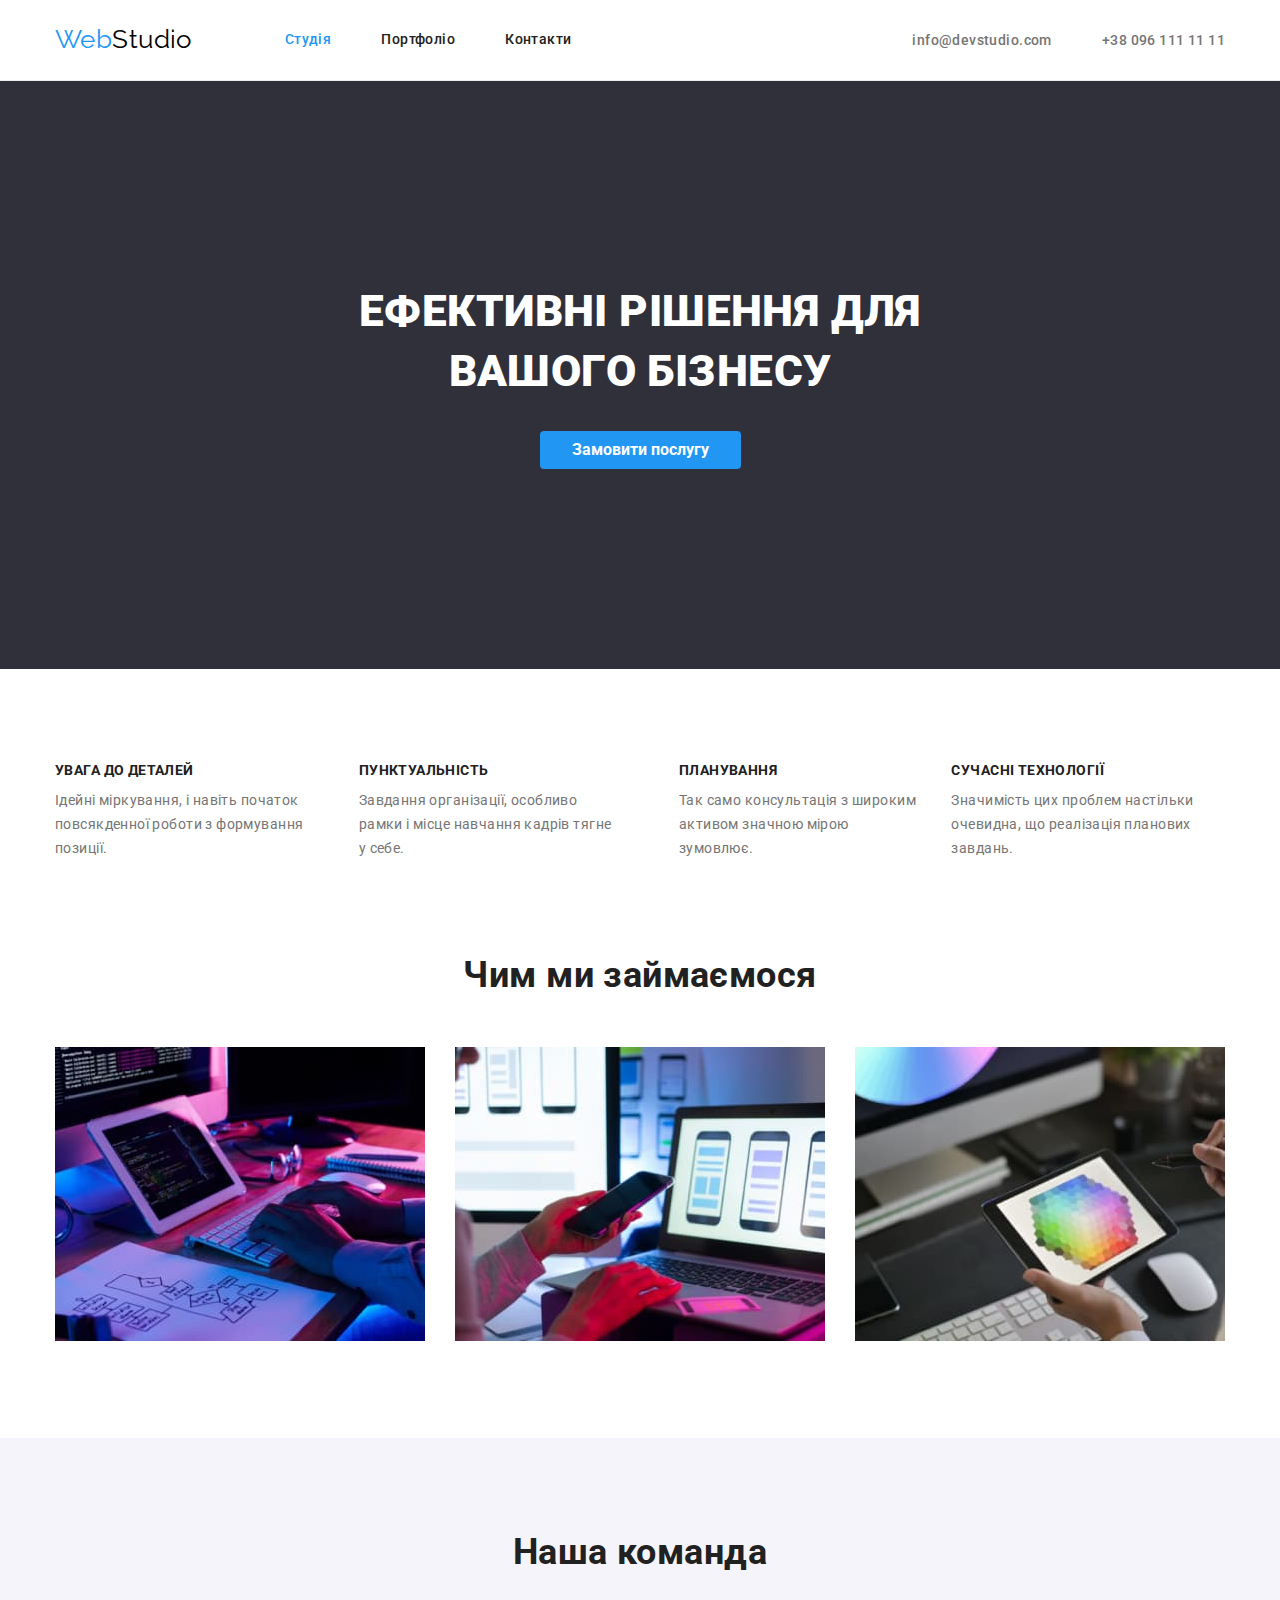
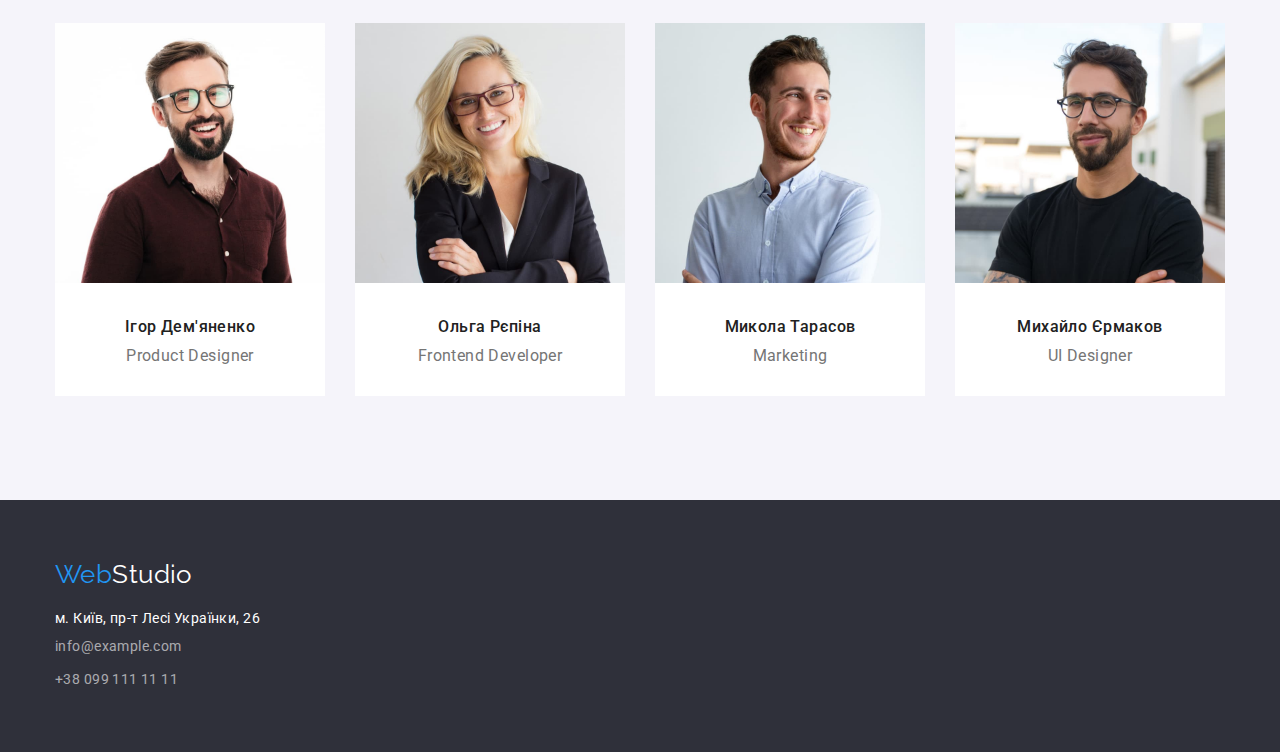
<file: index.html>
<!DOCTYPE html>
<html lang="ru">
  <head>
    <meta charset="UTF-8" />
    <meta http-equiv="X-UA-Compatible" content="IE=edge" />
    <meta name="viewport" content="width=device-width, initial-scale=1.0" />
    <title>Студія</title>
    <link rel="preconnect" href="https://fonts.googleapis.com" />
    <link rel="preconnect" href="https://fonts.gstatic.com" crossorigin />
    <link
      href="https://fonts.googleapis.com/css2?family=Raleway:wght@700&family=Roboto:wght@400;500;700;900&display=swap"
      rel="stylesheet"
    />
    <link
      rel="stylesheet"
      href="https://cdnjs.cloudflare.com/ajax/libs/modern-normalize/1.1.0/modern-normalize.css"
      integrity="sha512-Y0MM+V6ymRKN2zStTqzQ227DWhhp4Mzdo6gnlRnuaNCbc+YN/ZH0sBCLTM4M0oSy9c9VKiCvd4Jk44aCLrNS5Q=="
      crossorigin="anonymous"
      referrerpolicy="no-referrer"
    />
    <link rel="stylesheet" href="./css/styles.css" />
  </head>

  <body>
    <header class="page-header">
      <div class="container">
        <nav class="main-nav">
          <a href="index.html" class="logo"><span class="web">Web</span>Studio </a>
          <ul class="site-nav">
            <li class="item"><a href="./index.html" class="nav-link curent">Студія</a></li>
            <li class="item"><a href="./portfolio.html" class="nav-link">Портфоліо</a></li>
            <li class="item"><a href="#" class="nav-link">Контакти</a></li>
          </ul>
          <ul class="auth-nav main-nav">
            <li>
              <a class="portfolio-nav" href="mailto:info@devstudio.com">info@devstudio.com</a>
            </li>
            <li><a class="portfolio-nav" href="tel:+380961111111">+38 096 111 11 11</a></li>
          </ul>
        </nav>
      </div>
    </header>

    <main>
      <!-- Шапка -->
      <section class="hero">
        <div class="container">
          <h1 class="hero-title">Ефективні рішення для вашого бізнесу</h1>
          <button class="button-reserv" type="button">Замовити послугу</button>
        </div>
      </section>
      <!-- Особливості -->
      <section class="section">
        <div class="container">
          <!-- Заголовок h2 приховати -->
          <h2 class="visually-hidden">Нашие особености</h2>
          <ul class="our-features">
            <li>
              <h3 class="section-title">УВАГА ДО ДЕТАЛЕЙ</h3>
              <p class="section-article">
                Ідейні міркування, і навіть початок повсякденної роботи з формування позиції.
              </p>
            </li>
            <li class="section-li">
              <h3 class="section-title">ПУНКТУАЛЬНІСТЬ</h3>
              <p class="section-article">
                Завдання організації, особливо рамки і місце навчання кадрів тягне у себе.
              </p>
            </li>
            <li>
              <h3 class="section-title">ПЛАНУВАННЯ</h3>
              <p class="section-article">
                Так само консультація з широким активом значною мірою зумовлює.
              </p>
            </li>
            <li>
              <h3 class="section-title">СУЧАСНІ ТЕХНОЛОГІЇ</h3>
              <p class="section-article">
                Значимість цих проблем настільки очевидна, що реалізація планових завдань.
              </p>
            </li>
          </ul>
        </div>
      </section>
      <!-- Чем мы занимаемся -->
      <section class="section-what-we-do">
        <div class="container">
          <h2 class="work-title">Чим ми займаємося</h2>
          <ul class="our-features">
            <li>
              <img
                src="./images/computer-programming.jpg"
                alt="Планирование"
                width="370"
                height="294"
              />
            </li>
            <li>
              <img
                src="./images/mobile-application.jpg"
                alt="приложение"
                width="370"
                height="294"
              />
            </li>
            <li><img src="./images/web-design.jpg" alt="веб дизайн" width="370" height="294" /></li>
          </ul>
        </div>
      </section>
      <!-- Наша команда -->
      <section class="section-comand">
        <div class="container">
          <h2 class="team-title">Наша команда</h2>
          <ul class="team-name">
            <li class="phone-team">
              <img src="./images/igor.jpg" alt="Игорь Демьяненко" width="270" height="260" />
              <div class="our-team-card">
                <h3 class="team-name">Ігор Дем'яненко</h3>
                <p class="team-post">Product Designer</p>
              </div>
            </li>
            <li class="phone-team">
              <img src="./images/olga.jpg" alt="Ольга Репина" width="270" height="260" />
              <div class="our-team-card">
                <h3 class="team-name">Ольга Рєпіна</h3>
                <p class="team-post">Frontend Developer</p>
              </div>
            </li>
            <li class="phone-team">
              <img src="./images/nik.jpg" alt="Николай Тарасов" width="270" height="260" />
              <div class="our-team-card">
                <h3 class="team-name">Микола Тарасов</h3>
                <p class="team-post">Marketing</p>
              </div>
            </li>
            <li class="phone-team">
              <img src="./images/bear.jpg" alt="Михаил Ермаков" width="270" height="260" />
              <div class="our-team-card">
                <h3 class="team-name">Михайло Єрмаков</h3>
                <p class="team-post">UI Designer</p>
              </div>
            </li>
          </ul>
        </div>
      </section>
    </main>

    <footer class="footer">
      <div class="container">
        <a href="./index.html" class="footer-logo">
          <span class="web">Web</span><span>Studio</span></a
        >

        <address>
          <ul>
            <li class="footer-adress">
              <a
                class="footer-map"
                href="https://goo.gl/maps/SbDCNhPGY1NGjC5f6"
                target="_blank"
                rel="noopener nofollow noreferrer"
                >м. Київ, пр-т Лесі Українки, 26</a
              >
            </li>
            <li class="auth-nav">
              <a class="footer-mail" href="mailto:info@example.com">info@example.com</a>
            </li>
            <li class="auth-nav">
              <a class="footer-phone" href="tel:+380991111111">+38 099 111 11 11</a>
            </li>
          </ul>
        </address>
      </div>
    </footer>
  </body>
</html>
</file>
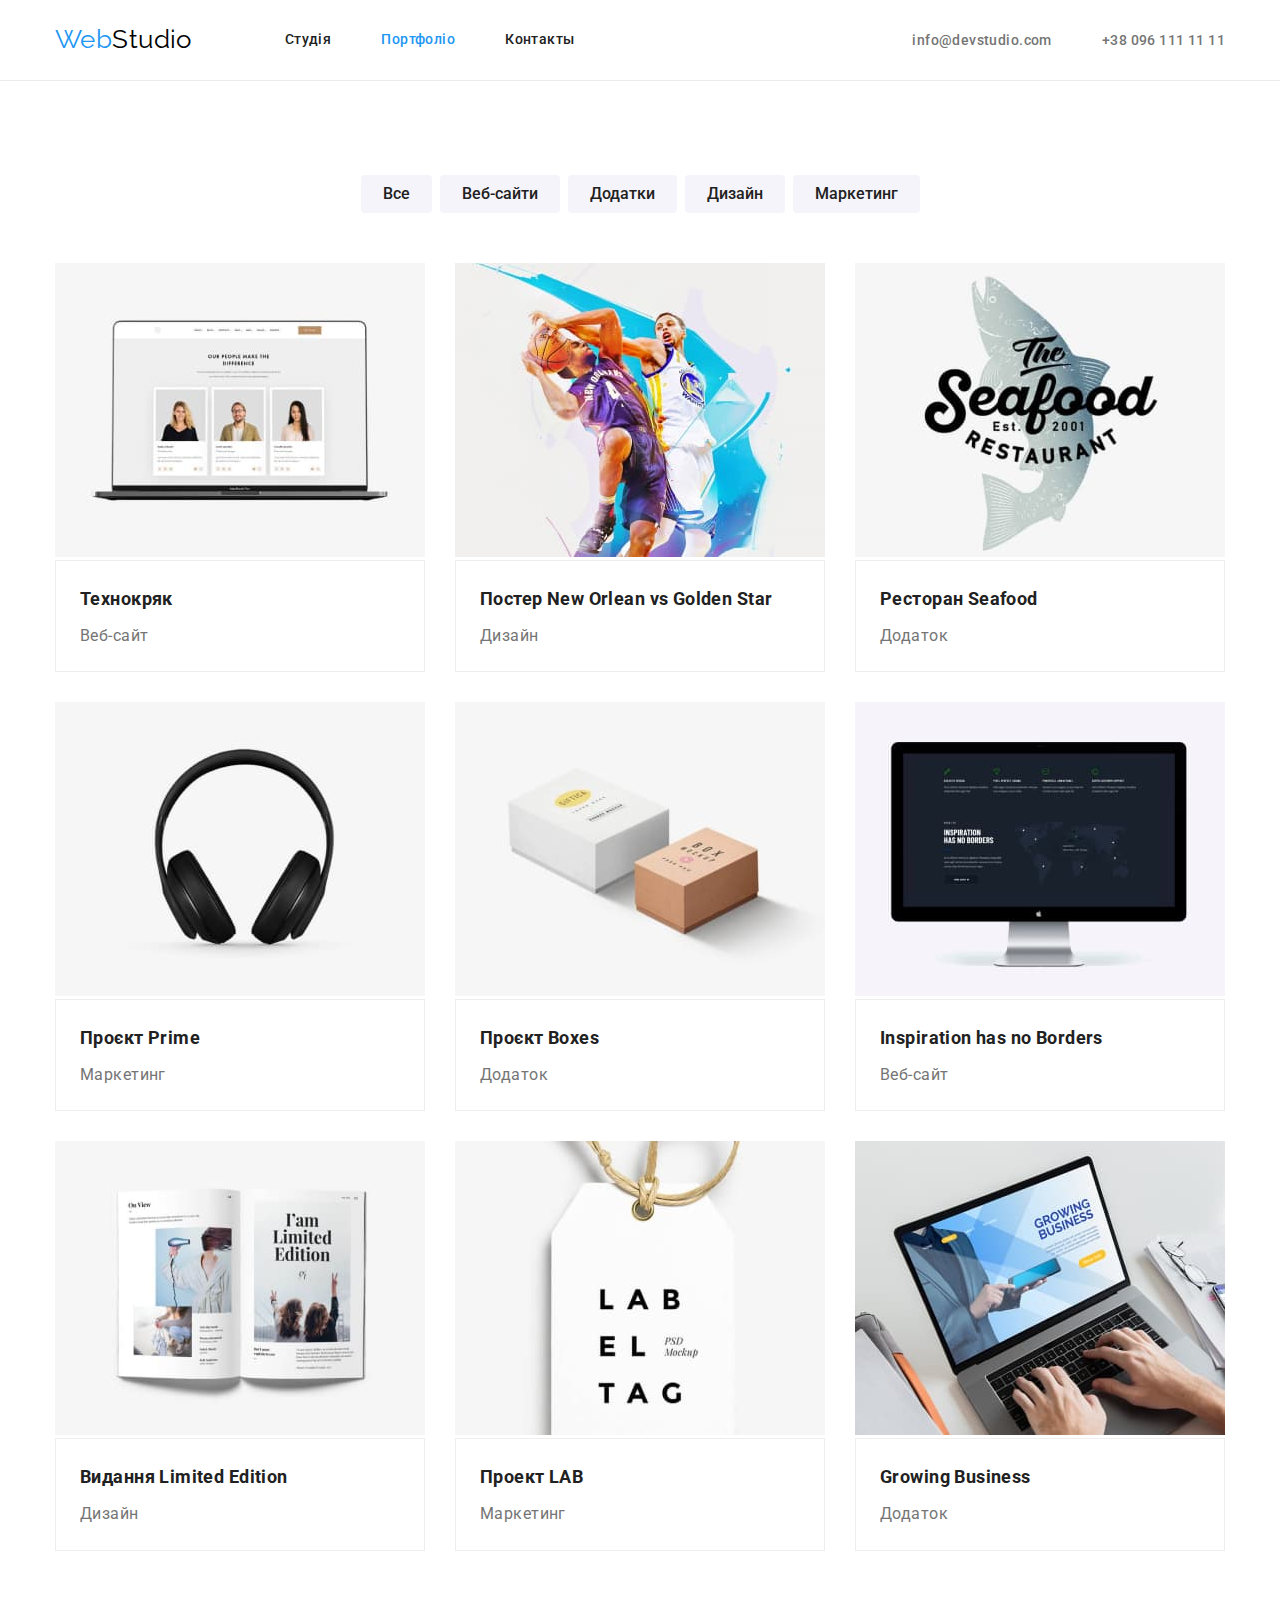
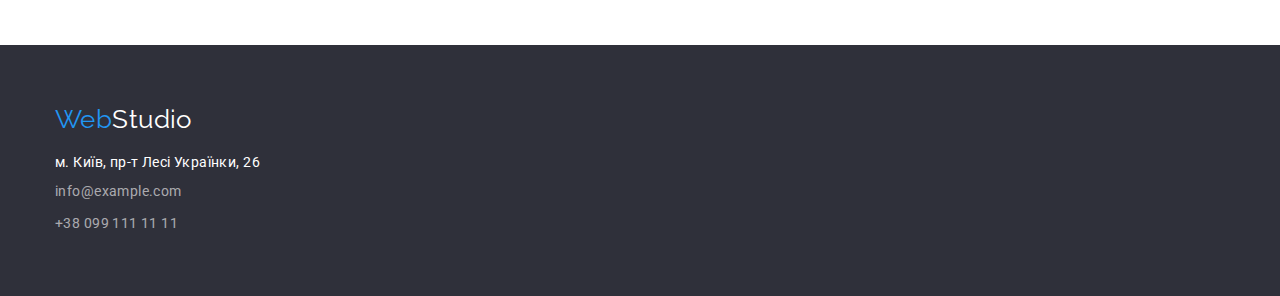
<file: portfolio.html>
<!DOCTYPE html>
<html lang="ru">
  <head>
    <meta charset="UTF-8" />
    <meta http-equiv="X-UA-Compatible" content="IE=edge" />
    <meta name="viewport" content="width=device-width, initial-scale=1.0" />
    <title>Портфолио</title>
    <link rel="preconnect" href="https://fonts.googleapis.com" />
    <link rel="preconnect" href="https://fonts.gstatic.com" crossorigin />
    <link
      href="https://fonts.googleapis.com/css2?family=Raleway:wght@700&family=Roboto:wght@400;500;700;900&display=swap"
      rel="stylesheet"
    />
    <link
      rel="stylesheet"
      href="https://cdnjs.cloudflare.com/ajax/libs/modern-normalize/1.1.0/modern-normalize.css"
      integrity="sha512-Y0MM+V6ymRKN2zStTqzQ227DWhhp4Mzdo6gnlRnuaNCbc+YN/ZH0sBCLTM4M0oSy9c9VKiCvd4Jk44aCLrNS5Q=="
      crossorigin="anonymous"
      referrerpolicy="no-referrer"
    />

    <link rel="stylesheet" href="./css/styles.css" />
  </head>
  <body>
    <header class="page-header">
      <div class="container">
        <nav class="main-nav">
          <a href="index.html" class="logo"><span class="web">Web</span>Studio </a>
          <ul class="site-nav">
            <li><a href="./index.html" class="nav-link">Студія</a></li>
            <li><a class="portfolio-link curent" href="#">Портфоліо</a></li>
            <li><a href="#" class="nav-link">Контакты</a></li>
          </ul>

          <ul class="auth-nav">
            <li>
              <a class="portfolio-nav" href="mailto:info@devstudio.com">info@devstudio.com</a>
            </li>
            <li><a class="portfolio-nav" href="tel:+380961111111">+38 096 111 11 11</a></li>
          </ul>
        </nav>
      </div>
    </header>

    <main>
      <section class="section">
        <div class="container">
          <h1 class="visually-hidden">Наші роботи</h1>
          <ul class="portfolio-filter">
            <li><button class="filter" type="button">Все</button></li>
            <li><button class="filter" type="button">Веб-сайти</button></li>
            <li><button class="filter" type="button">Додатки</button></li>
            <li><button class="filter" type="button">Дизайн</button></li>
            <li><button class="filter" type="button">Маркетинг</button></li>
          </ul>
          <ul class="portfolio-examp">
            <li>
              <a href="portfolio.html">
                <img src="./images/texno.jpg" alt="якась дурня" width="370" height="294" />
                <div class="portfolio-exampl">
                  <h2 class="project-name">Технокряк</h2>
                  <p class="project-type">Веб-сайт</p>
                </div>
              </a>
            </li>
            <li>
              <a href="portfolio.html">
                <img
                  src="./images/poster.jpg"
                  alt="постер баскетбольна гра"
                  width="370"
                  height="294"
                />
                <div class="portfolio-exampl">
                  <h2 class="project-name">Постер New Orlean vs Golden Star</h2>
                  <p class="project-type">Дизайн</p>
                </div>
              </a>
            </li>
            <li>
              <a href="portfolio.html">
                <img src="./images/seafood.jpg" alt="кабачіні" width="370" height="294" />
                <div class="portfolio-exampl">
                  <h2 class="project-name">Ресторан Seafood</h2>
                  <p class="project-type">Додаток</p>
                </div>
              </a>
            </li>
            <li>
              <a href="portfolio.html">
                <img
                  src="./images/prime.jpg"
                  alt="зображення навушників"
                  width="370"
                  height="294"
                />
                <div class="portfolio-exampl">
                  <h2 class="project-name">Проєкт Prime</h2>
                  <p class="project-type">Маркетинг</p>
                </div>
              </a>
            </li>
            <li>
              <a href="portfolio.html">
                <img
                  src="./images/boxes.jpg"
                  alt="зображення 2ві коробок"
                  width="370"
                  height="294"
                />
                <div class="portfolio-exampl">
                  <h2 class="project-name">Проєкт Boxes</h2>
                  <p class="project-type">Додаток</p>
                </div>
              </a>
            </li>
            <li>
              <a href="portfolio.html">
                <img
                  src="./images/borders.jpg"
                  alt="зображення монітора"
                  width="370"
                  height="294"
                />
                <div class="portfolio-exampl">
                  <h2 class="project-name">Inspiration has no Borders</h2>
                  <p class="project-type">Веб-сайт</p>
                </div>
              </a>
            </li>
            <li>
              <a href="portfolio.html">
                <img
                  src="./images/limitededition.jpg"
                  alt="зображення журнала"
                  width="370"
                  height="294"
                />
                <div class="portfolio-exampl">
                  <h2 class="project-name">Видання Limited Edition</h2>
                  <p class="project-type">Дизайн</p>
                </div>
              </a>
            </li>
            <li>
              <a href="portfolio.html">
                <img src="./images/lab.jpg" alt="зображення лейбочки" width="370" height="294" />
                <div class="portfolio-exampl">
                  <h2 class="project-name">Проект LAB</h2>
                  <p class="project-type">Маркетинг</p>
                </div>
              </a>
            </li>
            <li>
              <a href="portfolio.html">
                <img
                  src="./images/growingbusiness.jpg"
                  alt="зображення компютера"
                  width="370"
                  height="294"
                />
                <div class="portfolio-exampl">
                  <h2 class="project-name">Growing Business</h2>
                  <p class="project-type">Додаток</p>
                </div>
              </a>
            </li>
          </ul>
        </div>
      </section>
    </main>

    <footer class="footer">
      <div class="container">
        <a href="./index.html" class="footer-logo">
          <span class="web">Web</span><span>Studio</span></a
        >

        <address>
          <ul>
            <li class="footer-adress">
              <a
                class="footer-map"
                href="https://goo.gl/maps/SbDCNhPGY1NGjC5f6"
                target="_blank"
                rel="noopener nofollow noreferrer"
                >м. Київ, пр-т Лесі Українки, 26</a
              >
            </li>
            <li class="auth-nav">
              <a class="footer-mail" href="mailto:info@example.com">info@example.com</a>
            </li>
            <li class="auth-nav">
              <a class="footer-phone" href="tel:+380991111111">+38 099 111 11 11</a>
            </li>
          </ul>
        </address>
      </div>
    </footer>
  </body>
</html>
</file>
<file: css/styles.css>
/* !Колір основного тексту #757575
колір заголовка + навігація #212121
колір героя #FFFFFF
колір посилання #2196F3 #757575
колір футера rgba(255, 255, 255, 0.6)
  колір фону #E5E5E5
  колір фону команди #F5F4FA
    колір футер фон #2F303A 
 */
:root {
  --primary-text-color: #757575;
  --title-text-color: #212121;
  --accent-color: #2196f3;
  --primary-white-color: #ffffff;
}

body {
  font-size: 14px;
  font-family: 'Roboto', sans-serif;
  letter-spacing: 0.03em;
  color: var(--primary-text-color);
  background-color: var(--primary-white-color);
}

p,
h1,
h2,
h3,
h4,
h5,
h6 {
  margin: 0;
}

ul,
ol {
  margin: 0;
  padding-left: 0;
}

button {
  cursor: pointer;
}

a {
  color: currentColor;
}

.container {
  width: 1200px;
  padding-left: 15px;
  padding-right: 15px;
  margin: 0 auto;
}

.logo {
  font-family: raleway;
  font-size: 26px;
  color: #000000;
  text-decoration: none;
}

.web {
  color: var(--accent-color);
  font-family: raleway;
  text-decoration: none;
}

a {
  text-decoration: none;
}

ul {
  list-style: none;
}

/* .site-nav a {
    color: var(--title-text-color);
    text-decoration: none;
} */

.main-nav {
  display: flex;
  align-items: center;
  /* justify-content: space-between; */
}
/* .curent {
  display: flex;
  flex-direction: column;
  justify-content: center;
} */

/* .auth-nav main-nav {
  display: flex;
} */
.nav-link {
  font-weight: 500;
  font-size: 14px;
  line-height: 1.14;
  color: var(--title-text-color);
}

.curent {
  color: var(--accent-color);
}

.auth-nav {
  text-decoration: none;
}

.site-nav a:hover,
.site-nav a:focus,
.auth-nav a:focus,
.auth-nav a:hover {
  color: var(--accent-color);
  text-decoration: none;
  font-style: medium;
}

.visibility {
  visibility: hidden;
}
.visually-hidden {
  position: absolute;
  width: 1px;
  height: 1px;
  margin: -1px;
  border: 0;
  padding: 0;

  white-space: nowrap;
  clip-path: inset(100%);
  clip: rect(0 0 0 0);
  overflow: hidden;
}

.our-features {
  display: flex;
  gap: 30px;
}
.auth-nav:hover,
.auth-nav {
  color: var(--primary-text-color);
  text-decoration: none;
}

.site-nav,
.auth-nav {
  margin-left: auto;
  display: flex;
  text-decoration: none;
}
.site-nav {
  display: flex;
  margin-left: 93px;
}
.site-nav li {
  margin-right: 50px;
}
.auth-nav li {
  margin-right: 50px;
}
.auth-nav .main-nav {
  margin-left: auto;
}

.site-nav li:last-child,
.site-nav .item :last-child {
  margin-right: 0;
}
.auth-nav li:last-child {
  margin-right: 0;
}
.site-nav .nav-link,
.auth-nav .portfolio-nav,
.portfolio-link {
  display: block;
  padding-top: 32px;
  padding-bottom: 32px;
}

/* .auth-nav + .portfolio-nav {
  margin-left: 50px;
} */

.page-header {
  text-decoration: none;
  border-bottom: 1px solid #ececec;
}

/* hero  */
.hero {
  padding-top: 200px;
  padding-bottom: 200px;
  color: var(--primary-white-color);
  background-color: #2f303a;
}
.hero .container {
  text-align: center;
}
.hero-title {
  display: block;
  text-align: center;
  margin-left: auto;
  margin-right: auto;
  max-width: 696px;
  color: var(--primary-white-color);
  font-size: 44px;
  text-transform: uppercase;
  margin-bottom: 30px;
  font-weight: 900;
  line-height: 1.36364;
}

.button-reserv {
  background-color: var(--accent-color);
  color: var(--primary-white-color);
  font-weight: 700;
  padding: 10px 32px;
  font-size: 16px;
  border-radius: 4px;
  border: none;
  cursor: pointer;
}

/* section  */
.section {
  padding-top: 94px;
  padding-bottom: 94px;
}
.section-what-we-do {
  padding-bottom: 94px;
}

.section-title {
  color: var(--title-text-color);
  font-weight: 700;
  font-size: 14px;
  line-height: 1.14;
  text-transform: uppercase;
  margin-bottom: 10px;
}

.section-article {
  line-height: 1.71;
}
.section-li {
  margin-right: 30px;
}

.work-title {
  display: block;
  text-align: center;
  margin-bottom: 50px;
  font-size: 36px;
  color: var(--title-text-color);
}

/* team */
.section-comand {
  background-color: #f5f4fa;
  padding-top: 94px;
  padding-bottom: 94px;
}
/* .container-team {
  width: 1200px;
  padding-left: 15px;
  padding-right: 15px;
  margin: 0 auto;
} */
.team-title {
  display: flex;
  justify-content: center;
  margin-bottom: 50px;
  font-size: 36px;

  color: var(--title-text-color);
}

.phone-team {
  background-color: var(--primary-white-color);
}
.our-team-card {
  padding-top: 30px;
  padding-bottom: 30px;
}

.team-name {
  display: flex;
  gap: 30px;
  justify-content: center;
  font-weight: 500;
  font-size: 16px;
  line-height: 1.18;
  color: var(--title-text-color);
  margin-bottom: 10px;
}

.team-post {
  text-align: center;
  font-weight: 400;
  font-size: 16px;
  line-height: 1.18;
  color: var(--primary-text-color);
}

.footer {
  background-color: #2f303a;
  padding-top: 60px;
  padding-bottom: 60px;
}
/* .container-footer {
  margin-top: 94px;
  padding-left: 15px;
  padding-right: 15px;
  margin: 0 auto;
  height: 252px;
} */
.footer-logo {
  display: flex;
  margin-bottom: 20px;
  font-family: raleway;
  font-size: 26px;
  color: var(--primary-white-color);
  text-decoration: none;
}

.footer-adress {
  font-style: normal;
  text-decoration: none;
  margin-bottom: 9px;
}

.footer-adress:hover,
.footer-adress:focus {
  color: #2196f3;
}

.footer-phone {
  line-height: 1.714;
  color: rgba(255, 255, 255, 0.6);
}
.footer-mail {
  line-height: 1.714;
  color: rgba(255, 255, 255, 0.6);
  margin-bottom: 9px;
}

/* портфоліо */
/* .portfolio-section {
  text-decoration: none;
} */
.portfolio-filter {
  display: flex;
  justify-content: center;
  margin-bottom: 50px;
}
.portfolio-filter li:not(:last-child) {
  margin-right: 8px;
}
.filter {
  font-family: inherit;
  font-weight: 500;
  font-size: 16px;
  line-height: 1.62;
  background-color: #f5f4fa;
  color: var(--title-text-color);
  cursor: pointer;
  border-radius: 4px;
  border: none;
  padding: 6px 22px;
}

.filter:hover,
.filter:focus {
  color: var(--primary-white-color);
  background-color: var(--accent-color);
  box-shadow: 0px 3px 1px rgba(0, 0, 0, 0.1), 0px 1px 2px rgba(0, 0, 0, 0.08),
    0px 2px 2px rgba(0, 0, 0, 0.12);
  padding: 6px 22px;
}

.button:hover,
.button:focus {
  color: var(--accent-color);
}
.portfolio-examp {
  display: flex;
  flex-wrap: wrap;
  /* margin-left: 24px; */
  gap: 30px;
}
.portfolio-exampl {
  padding: 20px 24px;
  border: 1px solid #eeeeee;
}
.project-name {
  font-style: Bold;
  font-size: 18px;
  line-height: 2;
  color: var(--title-text-color);
  text-decoration: none;
  margin-bottom: 4px;
}

.project-type {
  text-decoration: none;
  font-style: Regular;
  font-size: 16px;
  line-height: 1.88;
  color: var(--primary-text-color);
}

/* виправлення  */
.auth-nav {
  text-decoration: none;
  color: var(--title-text-color);
  font-style: normal;
  color: var(--primary-white-color);
}

.footer-map {
  font-style: normal;
  color: var(--primary-white-color);
}

.footer-map:hover {
  color: var(--accent-color);
}

.portfolio-header {
  text-decoration: none;
  border: 1px solid #ececec;
}

.portfolio-nav {
  font-weight: 500;
  text-decoration: none;
  color: var(--primary-text-color);
}

.portfolio-link {
  font-weight: 500;
  font-size: 14px;
  line-height: 1.14;
  text-decoration: none;
  /* color: var(--title-text-color); */
}

.nav-link.curent {
  color: var(--accent-color);
}
</file>
